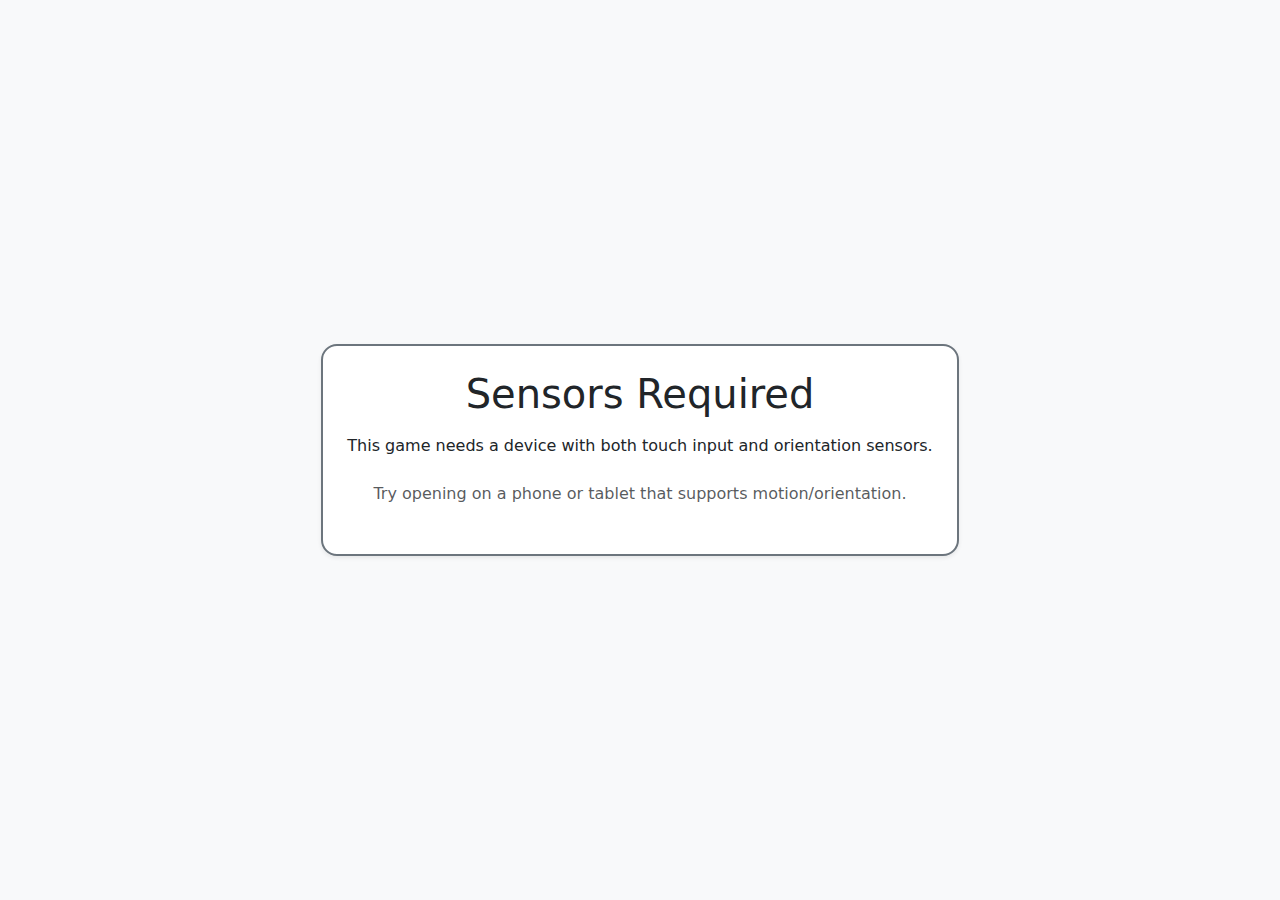
<file: index.html>
<!DOCTYPE html>
<html lang="de">
<head>
  <meta charset="UTF-8">
  <meta name="viewport" content="width=device-width, initial-scale=1.0">
  <title>Marble Maze - Main menu</title>
  <script src="js/sensor_guard.js"></script>
  <link rel="stylesheet" href="css/bootstrap.css">
  <link href="css/style.css" rel="stylesheet"/>
</head>
<body class="d-flex align-items-center justify-content-center vh-100" id="main">
  <div class="bg-white border border-secondary border-2 rounded-4 px-4 py-4 shadow-sm d-inline-block mx-4 my-4" role="main">
    <div class="text-center">
      <h1 class="mb-4">Marble Maze</h1>

      <div class="d-grid gap-3 col-6 w-100 mx-auto">
        <a href="levels/index.html" class="btn btn-primary btn-lg">Play</a>
        <button type="button" class="btn btn-outline-dark btn-lg" data-bs-toggle="modal" data-bs-target="#creditsModal">Credits</button>
      </div>
    </div>
  </div>

  <!-- Credits Modal -->
  <div class="modal fade" id="creditsModal" tabindex="-1" aria-labelledby="creditsLabel" aria-hidden="true">
    <div class="modal-dialog modal-dialog-centered">
      <div class="modal-content">
        <div class="modal-header">
          <h5 class="modal-title" id="creditsLabel">Credits</h5>
          <button type="button" class="btn-close" data-bs-dismiss="modal" aria-label="close"></button>
        </div>
        <div class="modal-body">
          <p>Developed by: Emil Adam</p>
          <p>Version: 1.0</p>
        </div>
        <div class="modal-footer">
          <button type="button" class="btn btn-outline-secondary" data-bs-dismiss="modal">close</button>
        </div>
      </div>
    </div>
  </div>

  <script src="js/bootstrap/bootstrap.js"></script>
</body>
</html>
</file>
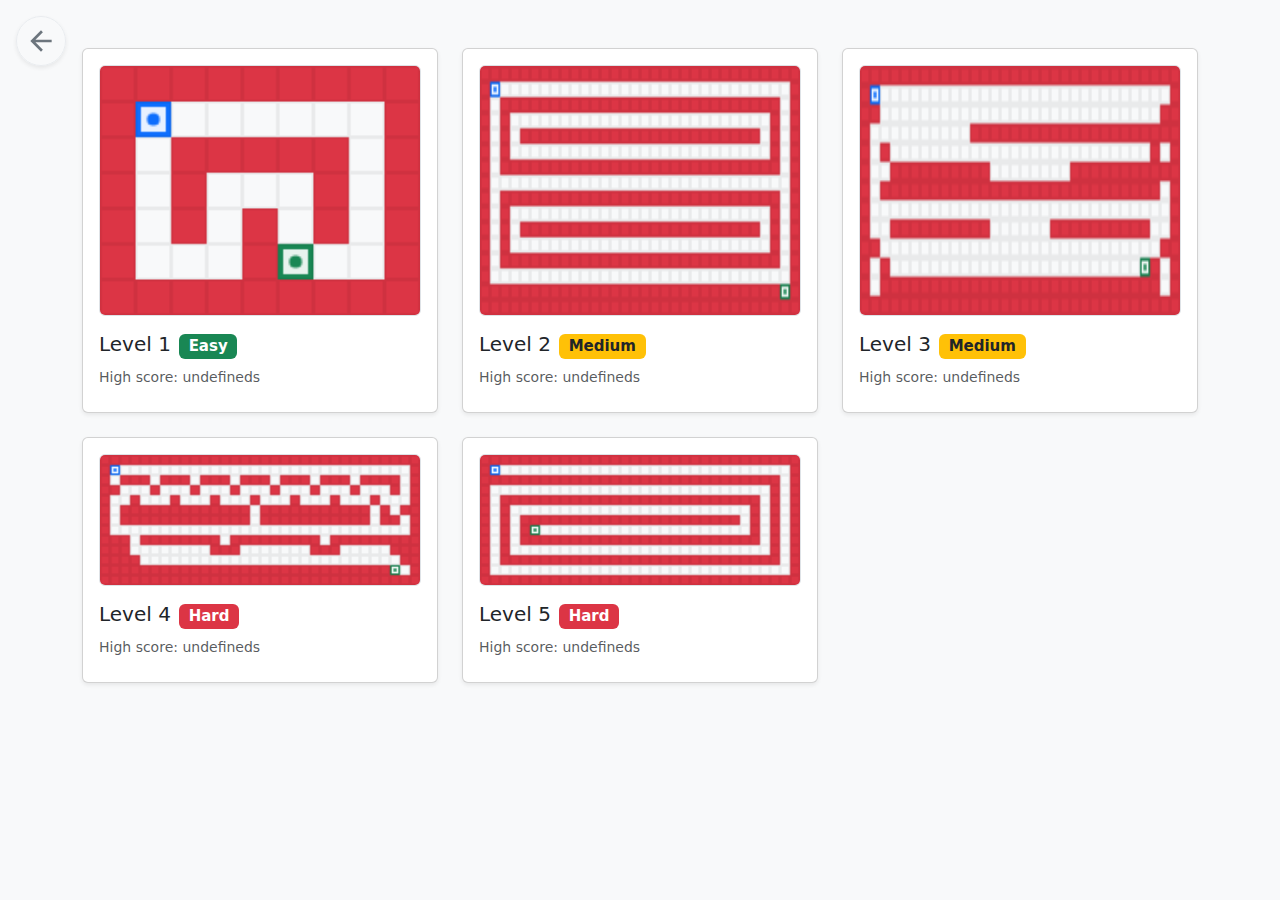
<file: levels/index.html>
<!DOCTYPE html>
<html lang="de">
<head>
    <meta charset="UTF-8">
    <meta name="viewport" content="width=device-width, initial-scale=1.0">
    <title>Game - level Selection</title>
    <link rel="stylesheet" href="../css/bootstrap.css">
</head>
<body class="bg-light">
  <!-- Back button -->
  <a href="../index.html" class="btn btn-outline-secondary border border-light-subtle border-1 rounded-circle position-fixed top-0 start-0 m-3 d-inline-flex align-items-center justify-content-centerm p-2 shadow-sm" aria-label="Back">
    <svg xmlns="http://www.w3.org/2000/svg" width="32" height="32" viewBox="0 0 24 24" fill="currentColor" aria-hidden="true">
      <path d="M20 11H7.83l5.59-5.59L12 4 4 12l8 8 1.41-1.41L7.83 13H20v-2z"/>
    </svg>
  </a>

  <div class="container py-5">

    <div id="alertArea"></div>

    <div id="levelsRow" class="row" aria-live="polite">
      <!-- Level cards will be injected here -->
    </div>

    <div id="noLevels" class="text-center text-muted mt-4" hidden>
      No levels found.
    </div>
  </div>

  <script src="../js/levels/level_render.js"></script>
  <script src="../js/levels/level_cards.js"></script>
  <script src="../js/bootstrap/bootstrap.js"></script>
</body>
</html>
</file>
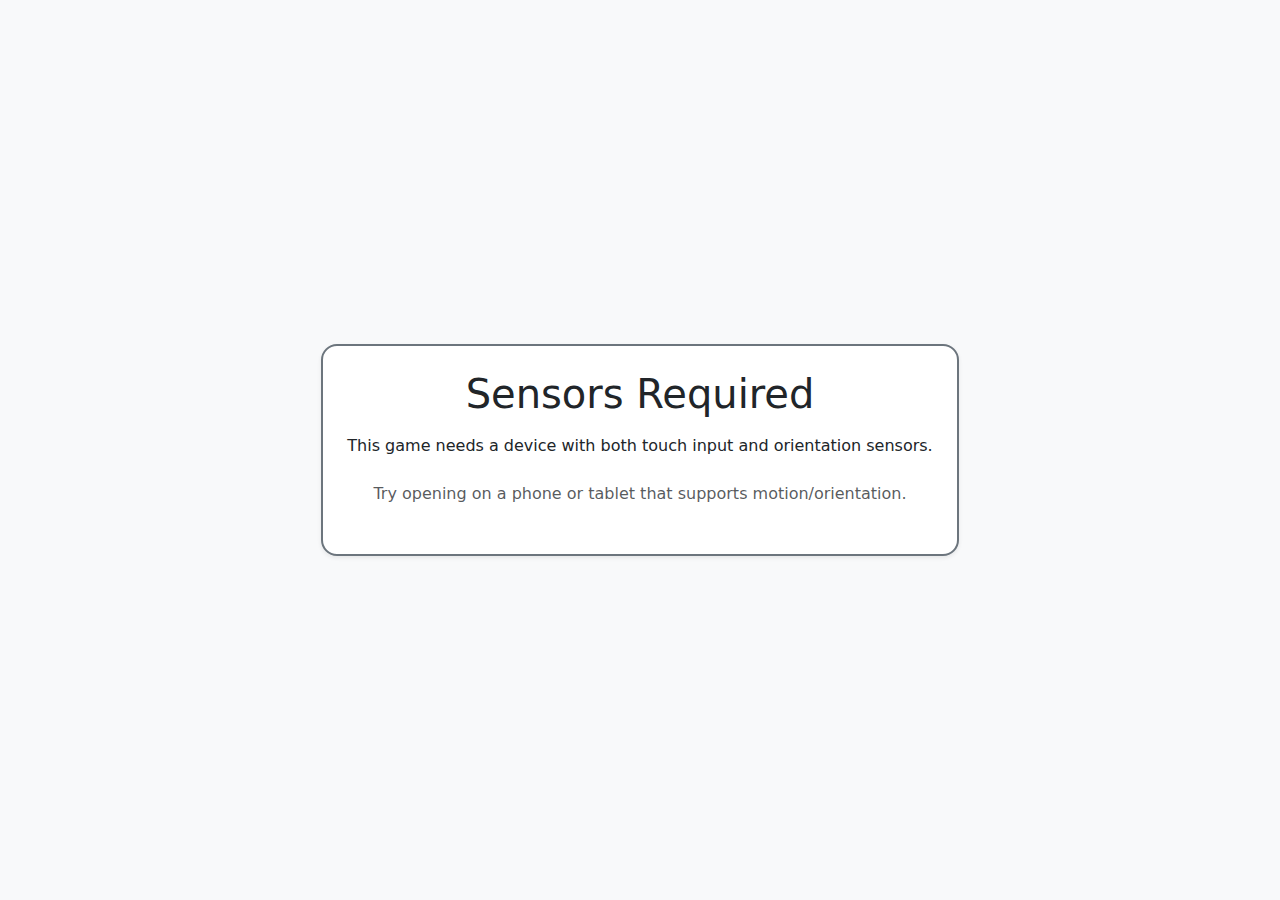
<file: levels/play/index.html>
<!DOCTYPE html>
<html lang="en">
<head>
    <meta charset="UTF-8">
    <meta name="viewport" content="width=device-width, initial-scale=1.0">
    <title>Marble Maze - Play</title>
    <script src="../../js/sensor_guard.js"></script>
    <link rel="stylesheet" href="../../css/bootstrap.css">
    <link href="../../css/style.css" rel="stylesheet"/>
</head>
<body class="bg-light">
    <!-- Back button -->
    <a href="../index.html" class="btn btn-outline-secondary border border-light-subtle border-1 rounded-circle position-fixed top-0 start-0 m-3 d-inline-flex align-items-center justify-content-centerm p-2 shadow-sm" aria-label="Back">
        <svg xmlns="http://www.w3.org/2000/svg" width="32" height="32" viewBox="0 0 24 24" fill="currentColor" aria-hidden="true">
            <path d="M20 11H7.83l5.59-5.59L12 4 4 12l8 8 1.41-1.41L7.83 13H20v-2z"/>
        </svg>
    </a>
  <div class="container py-1">

    <div id="messageArea"></div>

    <div class="play-area d-flex flex-column align-items-center gap-3 p-0">
      <div class="canvas-wrap position-relative d-inline-block">
        <canvas id="levelCanvas" class="d-block bg-white border" role="img" aria-label="Level preview"></canvas>
        <canvas id="ballCanvas" class="d-block position-absolute top-0 start-0 w-100 h-100 pe-none bg-transparent border-0" aria-hidden="true"></canvas>
      </div>

    </div>
  </div>

  <!-- Start overlay shown on devices that don't need explicit permissions for sensors (tap to start works on the whole screen area) -->
  <div id="startOverlay" class="start-overlay d-none position-fixed top-0 start-0 w-100 h-100 d-none align-items-center justify-content-center bg-dark bg-opacity-25" role="button" aria-label="Tap to start sensors">
      <div class="d-flex flex-column align-items-center gap-2">
          <div class="text-white mt-3 fw-semibold text-center h3">Tilt your device to move the ball.</div>
          <div class="start-chip bg-white text-dark px-3 py-2 rounded-pill shadow fw-semibold">Tap to start</div>
      </div>
  </div>

  <!-- Start overlay shown on devices that need explicite permissions for sensors (tap to start works only on the button in the center) -->
  <div id="permissionOverlay" class="start-overlay d-none position-fixed top-0 start-0 w-100 h-100 d-none align-items-center justify-content-center bg-dark bg-opacity-25" role="dialog" aria-label="Device orientation permission">
      <div class="d-flex flex-column align-items-center gap-2">
          <div class="text-white mt-3 fw-semibold text-center h3">Tilt your device to move the ball.</div>
          <button id="permissionButton" type="button" class="start-chip bg-white text-dark px-3 py-2 rounded-pill shadow fw-semibold">start game</button>
      </div>
  </div>

   <script src="../../js/levels/level_render.js"></script>
   <script src="../../js/levels/render_game.js"></script>
   <script src="../../js/bootstrap/bootstrap.js"></script>
 </body>
</html>
</file>
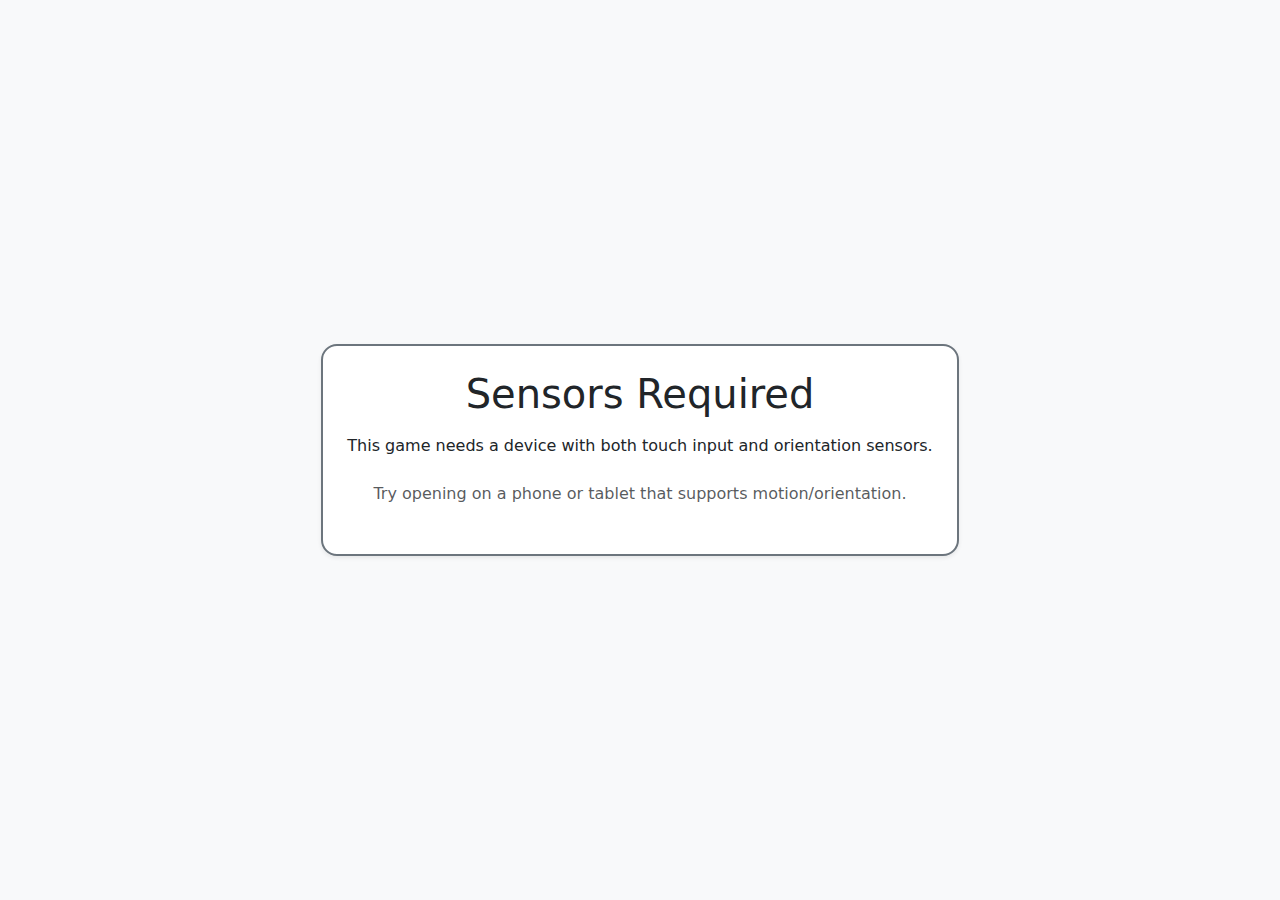
<file: levels/completed.html>
<!DOCTYPE html>
<html lang="en">
<head>
  <meta charset="UTF-8">
  <meta name="viewport" content="width=device-width, initial-scale=1.0">
  <title>Marble Maze - Play</title>
  <script src="../js/sensor_guard.js"></script>
  <link rel="stylesheet" href="../css/bootstrap.css">
</head>
<body class="bg-light">
  <div class="container min-vh-100 d-flex align-items-center justify-content-center">
    <div class="text-center">
      <h1 class="display-4 fw-bold text-success">Congratulations!</h1>
      <p class="lead mb-4">You passed all levels. Thanks for playing!</p>
      <div class="d-flex gap-3 justify-content-center">
        <a class="btn btn-primary" href="index.html">Play again</a>
        <a class="btn btn-outline-secondary" href="../index.html">Back to home</a>
      </div>
    </div>
  </div>
</body>
</html>
</file>
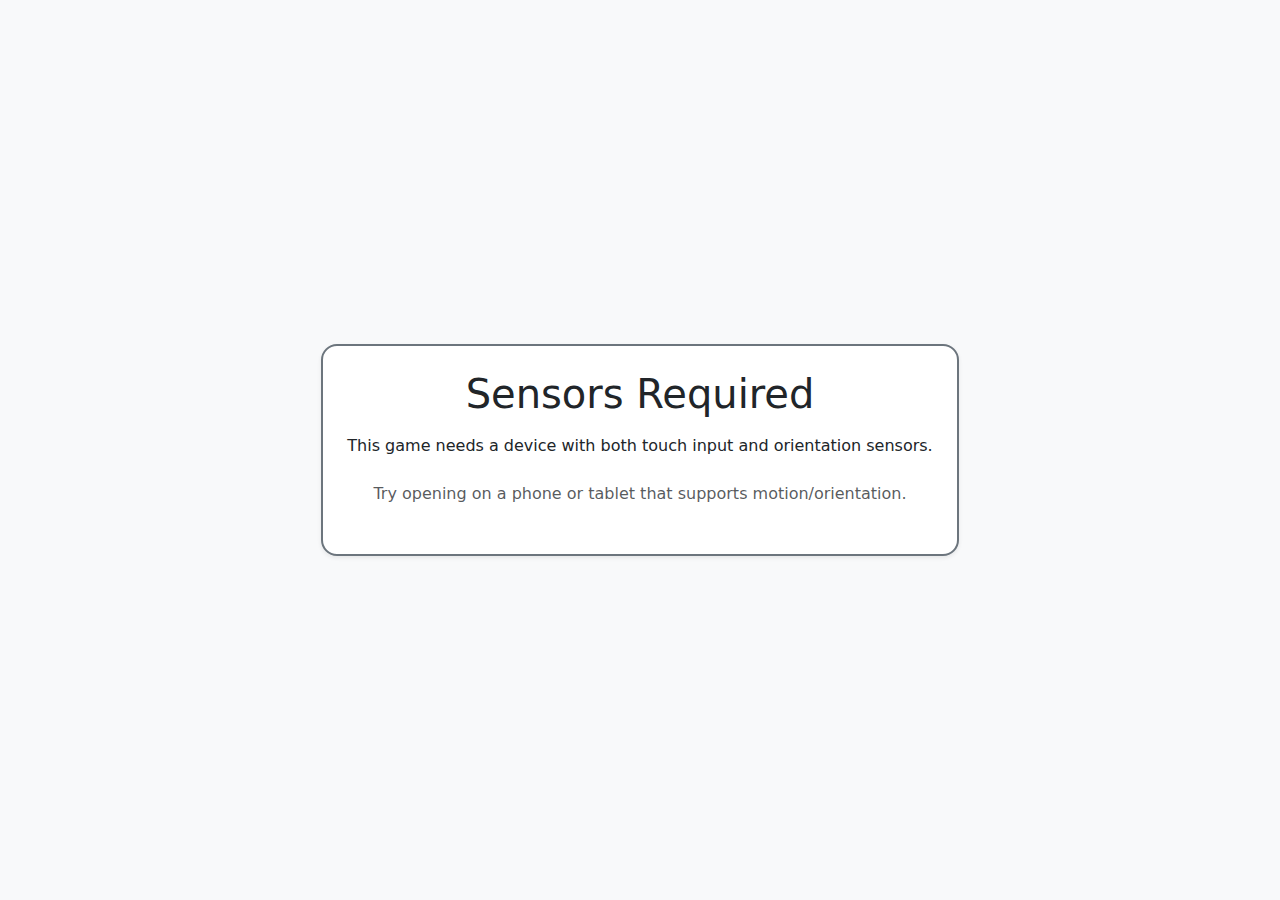
<file: levels/play/completed.html>
<!DOCTYPE html>
<html lang="en">
<head>
  <meta charset="UTF-8">
  <meta name="viewport" content="width=device-width, initial-scale=1.0">
  <title>Game - Play</title>
  <script src="../../js/sensor_guard.js"></script>
  <link rel="stylesheet" href="../../css/bootstrap.css">
</head>
<body class="bg-light">
  <div class="container min-vh-100 d-flex align-items-center justify-content-center">
    <div class="text-center">
      <h1 class="display-4 fw-bold text-success">Congratulations!</h1>
      <p class="lead mb-4">You passed all levels. Thanks for playing!</p>
      <div class="d-flex gap-3 justify-content-center">
        <a class="btn btn-primary" href="../index.html">Play again</a>
        <a class="btn btn-outline-secondary" href="../../index.html">Back to home</a>
      </div>
    </div>
  </div>
</body>
</html>
</file>
<file: css/style.css>
#main {
    position: relative;
    min-height: 100vh;
}

#main::before {
    /* grayscale overlay so UI remains full color */
    content: "";
    position: fixed;
    inset: 0;
    background: url('../img/background.png') center/cover no-repeat;
    filter: grayscale(100%);
    z-index: -1;
}

.start-overlay { backdrop-filter: blur(1px); z-index: 1050; }
.start-overlay:not(.d-none) { display: flex; }
</file>
